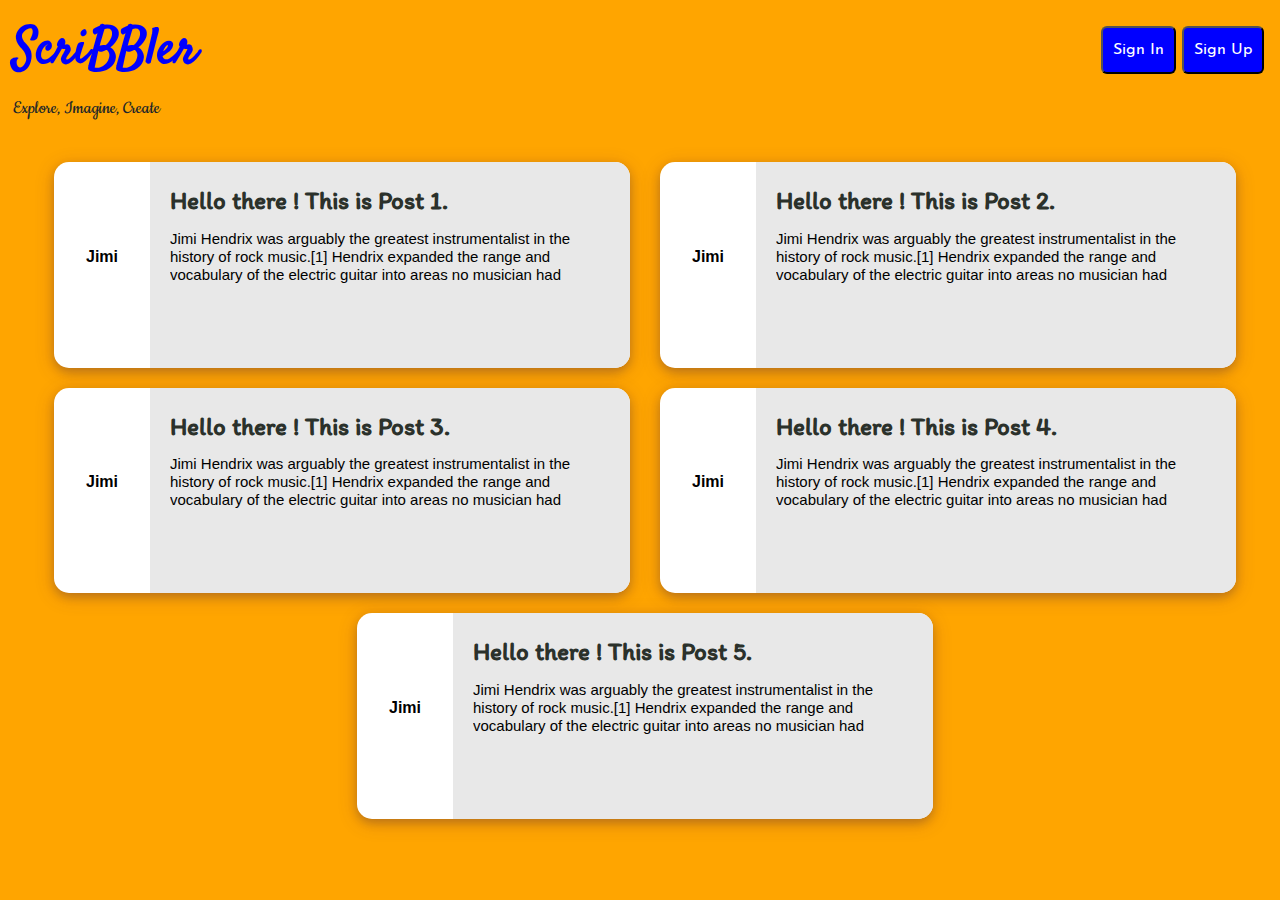
<file: html/bloglist.html>
<!DOCTYPE html>
<html>

<head>
    
    <meta name="viewport" content="width=device-width, initial-scale=1.0">

    
    <link rel="stylesheet" href="https://use.fontawesome.com/releases/v5.7.2/css/all.css" integrity="sha384-fnmOCqbTlWIlj8LyTjo7mOUStjsKC4pOpQbqyi7RrhN7udi9RwhKkMHpvLbHG9Sr" crossorigin="anonymous">
    <link href='..\css\bloglist.css' rel='stylesheet' type='text/css'>    
    <link href='..\css\header.css' rel='stylesheet' type='text/css'>
    <link href='..\css\font.css' rel='stylesheet' type='text/css'>
    <link rel="stylesheet" href="..\font-awesome-4.7.0/css/font-awesome.min.css">
    <link rel="stylesheet" href="https://maxcdn.bootstrapcdn.com/bootstrap/4.0.0/css/bootstrap.min.css" integrity="sha384-Gn5384xqQ1aoWXA+058RXPxPg6fy4IWvTNh0E263XmFcJlSAwiGgFAW/dAiS6JXm" crossorigin="anonymous">
    <style>
    </style>
</head>
<body>
    <div id="main-container-div">
        <div class="header">
         <a href="../index.html" id="logo">ScriBBler</a>
         <button type="button" onclick="" id="signup"
        data-toggle="modal" data-target="#mySignupModal">Sign Up</button>
            <button type="button" onclick="" id="signin"
    data-toggle="modal" data-target="#mySigninModal">Sign In</button>
            <i class="fas fa-bars" id="bar"></i>
            <p id="logo2">Explore, Imagine, Create</p>
             <!-- Insert code for Sign Up, Sign In button here. 
             Add code for "ScriBBler" heading and the sub-heading -->
        </div>
    </div>
 <div>

    	<!-- Insert code for Sign In modal here -->
         <div class="modal" id="mySigninModal">
  <div class="modal-dialog" role="document">
    <div class="modal-content">
      <div class="modal-header">
        <h5 class="modal-title">Welcome Back!</h5>
        <button type="button" class="close" data-dismiss="modal" aria-label="Close">
          <span aria-hidden="true">&times;</span>
        </button>
      </div>
      <div class="modal-body">
          <form>
  <div class="form-group">
    <label for="exampleInputUname1">Enter Username</label>
    <input type="text" class="form-control" id="exampleInputUname1" aria-describedby="emailHelp" placeholder="Enter Username" required>
  </div>
  <div class="form-group">
    <label for="exampleInputPassword1">Password</label>
    <input type="password" class="form-control" id="exampleInputPassword1" placeholder="Enter Password" required>
  </div>
    <div>
    <button type="submit" class="btn btn-success inbtn">Sign In</button></div>
</form>
          <div id="bot">
        <p id="ntmmbr">Not a member? <a href="" data-target="#mySignupModal" data-toggle="modal" data-dismiss="modal">Sign Up</a></p>
      </div>
          </div>
    </div>
  </div>
</div>
    </div>

    <div>

    	<!-- Insert code for Sign Up modal here -->
        <div class="modal" id="mySignupModal">
  <div class="modal-dialog" role="document">
    <div class="modal-content">
      <div class="modal-header">
        <h5 class="modal-title">Get Started</h5>
        <button type="button" class="close" data-dismiss="modal" aria-label="Close">
          <span aria-hidden="true" onclick="showSS()">&times;</span>
        </button>
      </div>
      <div class="modal-body">
       <form>
  <div class="form-group">
    <label for="exampleInputName1">Full Name</label>
    <input type="text" class="form-control" id="exampleInputName1" aria-describedby="emailHelp" placeholder="Enter Full Name" required>
  </div>
  <div class="form-group">
    <label for="exampleUname1">Username</label>
    <input type="text" class="form-control" id="exampleInputUname1" aria-describedby="emailHelp" placeholder="Enter Username" required>
  </div>
  <div class="form-group">
    <label for="exampleInputPassword1">Password</label>
    <input type="password" class="form-control" id="exampleInputPassword1" placeholder="Enter Password" required>
  </div>
  <div class="form-group">
    <label for="exampleInputCPassword1">Confirm Password</label>
    <input type="password" class="form-control" id="exampleInputCPassword1" placeholder="Confirm Password" required>
  </div>
           <div>
        <button type="submit" class="btn btn-success inbtn">Sign Up</button>
      </div>
</form>
      </div>
      
    </div>
  </div>
</div>
    </div>

    <div class="allPostsContainer">
    <div class="post">
        <div class="post-left">
            <p class="post-username">Jimi</p>
        </div>
        <div class="post-content">
             
            <!-- Insert code for Trash icon here -->

            <p class="post-title">Hello there ! This is Post 1. </p><i class="fas fa-trash-alt del" data-toggle="modal" data-target="#deletepost"></i>
            <p class="post-desc">Jimi Hendrix was arguably the greatest instrumentalist in the history of rock music.[1] Hendrix expanded the range and vocabulary of the electric guitar into areas no musician had ever ventured before. His boundless drive, technical ability and creative application of such effects as distortion forever transformed the sound of rock and roll. While creating his unique musical voice and guitar style, Hendrix synthesized diverse genres, including blues, R&B, soul, British rock, American folk music, 1950s rock and roll, psychedelic and jazz.</p>
            <br>
            <i class="fas fa-ellipsis-h del" onclick="pageopen()"></i>
            <!-- Insert code for ... icon here -->

        </div>
    </div>

    <div class="post">
        <div class="post-left">
            <p class="post-username">Jimi</p>
        </div>
        <div class="post-content">
                
                <!-- Insert code for Trash icon here -->

                <p class="post-title">Hello there ! This is Post 2. </p>
                <i class="fas fa-trash-alt del" data-toggle="modal" data-target="#deletepost"></i>
                <p class="post-desc">Jimi Hendrix was arguably the greatest instrumentalist in the history of rock music.[1] Hendrix expanded the range and vocabulary of the electric guitar into areas no musician had ever ventured before. His boundless drive, technical ability and creative application of such effects as distortion forever transformed the sound of rock and roll. While creating his unique musical voice and guitar style, Hendrix synthesized diverse genres, including blues, R&B, soul, British rock, American folk music, 1950s rock and roll, psychedelic and jazz.</p>
                <br>
                <i class="fas fa-ellipsis-h del" onclick="pageopen()"></i>
            <!-- Insert code for ... icon here -->
        </div>
    </div>


    <div class="post">
        <div class="post-left">
            <p class="post-username">Jimi</p>
        </div>
        <div class="post-content">
            <!-- Insert code for Trash icon here -->

                <p class="post-title">Hello there ! This is Post 3. </p>
            <i class="fas fa-trash-alt del" data-toggle="modal" data-target="#deletepost"></i>
                <p class="post-desc">Jimi Hendrix was arguably the greatest instrumentalist in the history of rock music.[1] Hendrix expanded the range and vocabulary of the electric guitar into areas no musician had ever ventured before. His boundless drive, technical ability and creative application of such effects as distortion forever transformed the sound of rock and roll. While creating his unique musical voice and guitar style, Hendrix synthesized diverse genres, including blues, R&B, soul, British rock, American folk music, 1950s rock and roll, psychedelic and jazz.</p>
                <br>
            <!-- Insert code for ... icon here -->
                <i class="fas fa-ellipsis-h del" onclick="pageopen()"></i>
        </div>
    </div>
    <div class="post">
        <div class="post-left">
            <p class="post-username">Jimi</p>
        </div>
        <div class="post-content">
            <!-- Insert code for Trash icon here -->
                
                <p class="post-title">Hello there ! This is Post 4. </p>
            <i class="fas fa-trash-alt del" data-toggle="modal" data-target="#deletepost"></i>
                <p class="post-desc">Jimi Hendrix was arguably the greatest instrumentalist in the history of rock music.[1] Hendrix expanded the range and vocabulary of the electric guitar into areas no musician had ever ventured before. His boundless drive, technical ability and creative application of such effects as distortion forever transformed the sound of rock and roll. While creating his unique musical voice and guitar style, Hendrix synthesized diverse genres, including blues, R&B, soul, British rock, American folk music, 1950s rock and roll, psychedelic and jazz.</p>
                <br>
            <!-- Insert code for ... icon here -->
                <i class="fas fa-ellipsis-h del" onclick="pageopen()"></i>
        </div>
    </div>
    <div class="post">
            <div class="post-left">
                <p class="post-username">Jimi</p>
            </div>
            <div class="post-content">
                <!-- Insert code for Trash icon here -->

                    <p class="post-title">Hello there ! This is Post 5. </p>
                <i class="fas fa-trash-alt del" data-toggle="modal" data-target="#deletepost"></i>
                    <p class="post-desc">Jimi Hendrix was arguably the greatest instrumentalist in the history of rock music.[1] Hendrix expanded the range and vocabulary of the electric guitar into areas no musician had ever ventured before. His boundless drive, technical ability and creative application of such effects as distortion forever transformed the sound of rock and roll. While creating his unique musical voice and guitar style, Hendrix synthesized diverse genres, including blues, R&B, soul, British rock, American folk music, 1950s rock and roll, psychedelic and jazz.</p>
                    <br>
                <!-- Insert code for ... icon here -->
                    <i class="fas fa-ellipsis-h del" onclick="pageopen()"></i>
            </div>
        </div>

        <div>
             <div class="modal" id="deletepost">
  <div class="modal-dialog" role="document">
    <div class="modal-content">
      <div class="modal-body">
        <p id="deletetxt">Are you sure you want to delete this post?</p>
      </div>
      <div id="yesno">
        <button type="button" class="btn btn-danger yess">Yes</button>
        <button type="button" class="btn btn-success noo" data-dismiss="modal">No</button>
      </div>
    </div>
  </div>
</div>
            <!-- Insert code for delete modal here -->
            
        </div>
        
</div>
    <script src="..\js\bloglist.js">  </script>
    <script src="..\js\header.js"> </script>
    <script src="https://code.jquery.com/jquery-3.2.1.slim.min.js" integrity="sha384-KJ3o2DKtIkvYIK3UENzmM7KCkRr/rE9/Qpg6aAZGJwFDMVNA/GpGFF93hXpG5KkN" crossorigin="anonymous"></script>
    <script src="https://cdnjs.cloudflare.com/ajax/libs/popper.js/1.12.9/umd/popper.min.js" integrity="sha384-ApNbgh9B+Y1QKtv3Rn7W3mgPxhU9K/ScQsAP7hUibX39j7fakFPskvXusvfa0b4Q" crossorigin="anonymous"></script>
    <script src="https://maxcdn.bootstrapcdn.com/bootstrap/4.0.0/js/bootstrap.min.js" integrity="sha384-JZR6Spejh4U02d8jOt6vLEHfe/JQGiRRSQQxSfFWpi1MquVdAyjUar5+76PVCmYl" crossorigin="anonymous"></script>
</body>

</html>
</file>
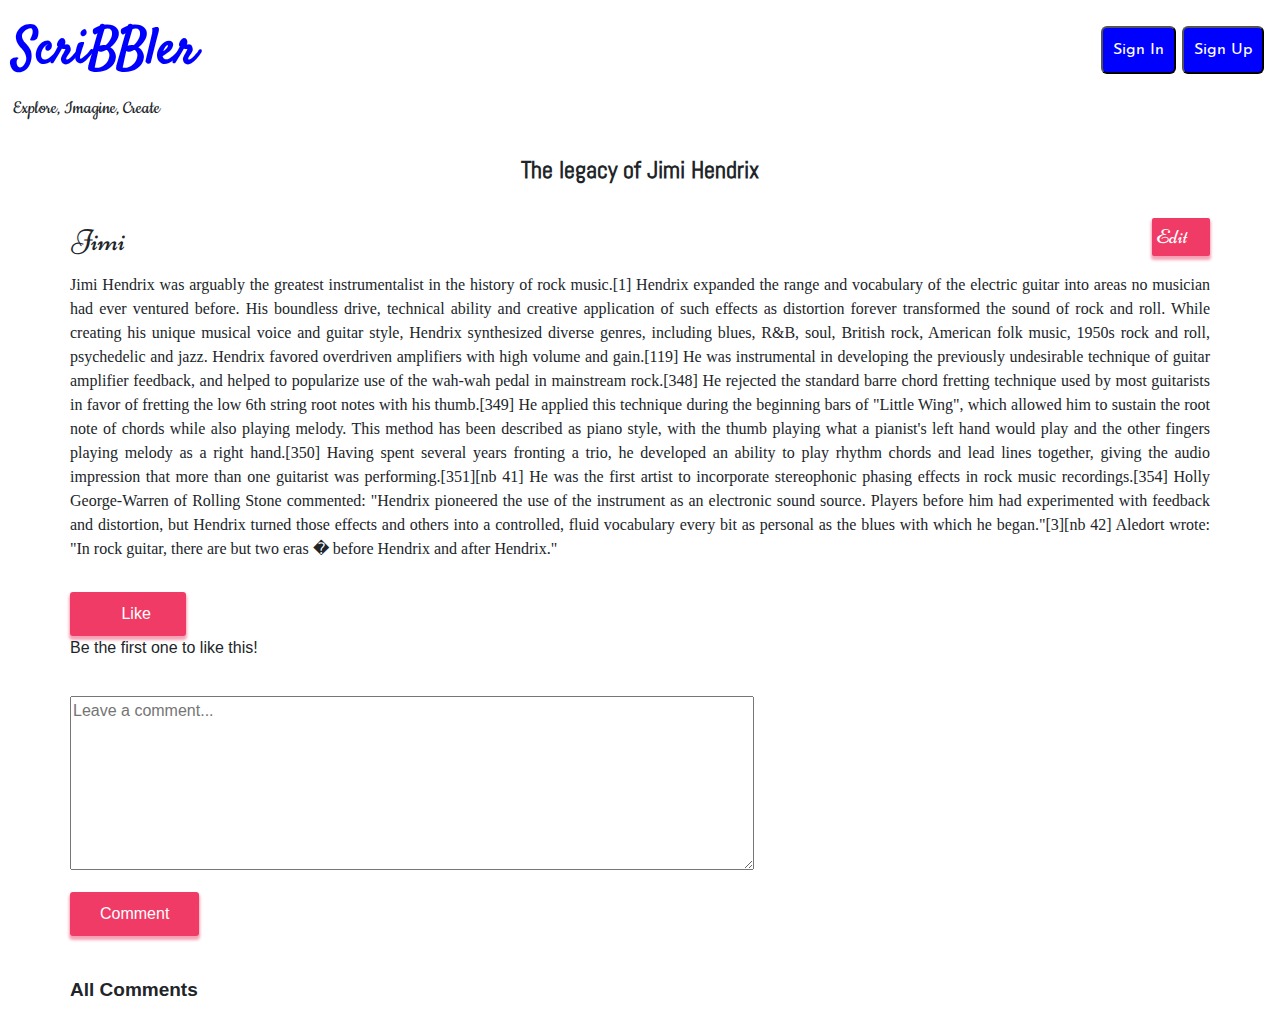
<file: html/post.html>
<!DOCTYPE html>
<head>
        
        <meta name="viewport" content="width=device-width, initial-scale=1.0">

        <link rel="stylesheet" href="https://use.fontawesome.com/releases/v5.7.2/css/all.css" integrity="sha384-fnmOCqbTlWIlj8LyTjo7mOUStjsKC4pOpQbqyi7RrhN7udi9RwhKkMHpvLbHG9Sr" crossorigin="anonymous">
        <link href='..\css\post.css' rel='stylesheet' type='text/css'>
        <link href='..\css\header.css' rel='stylesheet' type='text/css'>
        <link rel="stylesheet" href="..\font-awesome-4.7.0/css/font-awesome.min.css">
        <link href='..\css\font.css' rel='stylesheet' type='text/css'>
        <link rel="stylesheet" href="https://maxcdn.bootstrapcdn.com/bootstrap/4.0.0/css/bootstrap.min.css" integrity="sha384-Gn5384xqQ1aoWXA+058RXPxPg6fy4IWvTNh0E263XmFcJlSAwiGgFAW/dAiS6JXm" crossorigin="anonymous">
    <style>        
    </style>     
</head>
<body>
        <div class="header">
            <a href="../index.html" id="logo">ScriBBler</a>
            <button type="button" onclick="" id="signup"
            data-toggle="modal" data-target="#mySignupModal">Sign Up</button>
            <button type="button" onclick="" id="signin"
            data-toggle="modal" data-target="#mySigninModal">Sign In</button>
            <i class="fas fa-bars" id="bar"></i>
            <p id="logo2">Explore, Imagine, Create</p>
             <!-- Insert code for Sign Up, Sign In button here. 
               Add code for "ScriBBler" heading and the sub-heading -->
        </div>

    <div class="blogContent">
        <div id="blogTitle" class="blogTite">
        <h id="blogTitleNew">The legacy of Jimi Hendrix</h>
    </div>

<div class="blogAuthor">
    <button type="button" id="editing" onclick="editor()">Edit&nbsp;<i class="fas fa-edit"></i></button>
    <!-- Insert code for Edit/Save button and  -->

    <p id="jimmi">Jimi</p>
</div>

<div class="blogText" id="inaminadica">
    <p id="blogBody">
            Jimi Hendrix was arguably the greatest instrumentalist in the history of rock music.[1] Hendrix expanded the range and vocabulary of the electric guitar into areas no musician had ever ventured before. His boundless drive, technical ability and creative application of such effects as distortion forever transformed the sound of rock and roll. While creating his unique musical voice and guitar style, Hendrix synthesized diverse genres, including blues, R&B, soul, British rock, American folk music, 1950s rock and roll, psychedelic and jazz. Hendrix favored overdriven amplifiers with high volume and gain.[119] He was instrumental in developing the previously undesirable technique of guitar amplifier feedback, and helped to popularize use of the wah-wah pedal in mainstream rock.[348] He rejected the standard barre chord fretting technique used by most guitarists in favor of fretting the low 6th string root notes with his thumb.[349] He applied this technique during the beginning bars of "Little Wing", which allowed him to sustain the root note of chords while also playing melody. This method has been described as piano style, with the thumb playing what a pianist's left hand would play and the other fingers playing melody as a right hand.[350] Having spent several years fronting a trio, he developed an ability to play rhythm chords and lead lines together, giving the audio impression that more than one guitarist was performing.[351][nb 41] He was the first artist to incorporate stereophonic phasing effects in rock music recordings.[354] Holly George-Warren of Rolling Stone commented: "Hendrix pioneered the use of the instrument as an electronic sound source. Players before him had experimented with feedback and distortion, but Hendrix turned those effects and others into a controlled, fluid vocabulary every bit as personal as the blues with which he began."[3][nb 42] Aledort wrote: "In rock guitar, there are but two eras � before Hendrix and after Hendrix."
    </p>
</div>
    <button type="button" id="like" onclick="liker()"><i class="fas fa-thumbs-up"></i>&nbsp;Like</button>
    <p id="liketxt">Be the first one to like this!</p>
    <!-- Insert code for Like button, Comment button, Comment box here-->
        <textarea id="txtarea" rows="7" placeholder="Leave a comment..."></textarea>
        <button type="button" id="comment" onclick="comments(txtarea)">Comment</button>
        <p id="allcomments">All Comments</p>
        <div id="listcomments">
        
        </div>
        
        <div>

    	<!-- Insert code for Sign In modal here -->
         <div class="modal" id="mySigninModal">
  <div class="modal-dialog" role="document">
    <div class="modal-content">
      <div class="modal-header">
        <h5 class="modal-title">Welcome Back!</h5>
        <button type="button" class="close" data-dismiss="modal" aria-label="Close">
          <span aria-hidden="true">&times;</span>
        </button>
      </div>
      <div class="modal-body">
          <form>
  <div class="form-group">
    <label for="exampleInputUname1">Enter Username</label>
    <input type="text" class="form-control" id="exampleInputUname1" aria-describedby="emailHelp" placeholder="Enter Username" required>
  </div>
  <div class="form-group">
    <label for="exampleInputPassword1">Password</label>
    <input type="password" class="form-control" id="exampleInputPassword1" placeholder="Enter Password" required>
  </div>
    <div>
    <button type="submit" class="btn btn-success inbtn">Sign In</button></div>
</form>
          <div id="bot">
        <p id="ntmmbr">Not a member? <a href="" data-target="#mySignupModal" data-toggle="modal" data-dismiss="modal">Sign Up</a></p>
      </div>
          </div>
    </div>
  </div>
</div>
    </div>

    <div>

    	<!-- Insert code for Sign Up modal here -->
        <div class="modal" id="mySignupModal">
  <div class="modal-dialog" role="document">
    <div class="modal-content">
      <div class="modal-header">
        <h5 class="modal-title">Get Started</h5>
        <button type="button" class="close" data-dismiss="modal" aria-label="Close">
          <span aria-hidden="true" onclick="showSS()">&times;</span>
        </button>
      </div>
      <div class="modal-body">
       <form>
  <div class="form-group">
    <label for="exampleInputName1">Full Name</label>
    <input type="text" class="form-control" id="exampleInputName1" aria-describedby="emailHelp" placeholder="Enter Full Name" required>
  </div>
  <div class="form-group">
    <label for="exampleUname1">Username</label>
    <input type="text" class="form-control" id="exampleInputUname1" aria-describedby="emailHelp" placeholder="Enter Username" required>
  </div>
  <div class="form-group">
    <label for="exampleInputPassword1">Password</label>
    <input type="password" class="form-control" id="exampleInputPassword1" placeholder="Enter Password" required>
  </div>
  <div class="form-group">
    <label for="exampleInputCPassword1">Confirm Password</label>
    <input type="password" class="form-control" id="exampleInputCPassword1" placeholder="Confirm Password" required>
  </div>
           <div>
        <button type="submit" class="btn btn-success inbtn">Sign Up</button>
      </div>
</form>
      </div>
      
    </div>
  </div>
</div>
    </div>
     </div>
    <script src="..\js\post.js" defer></script>
    <script src="..\js\header.js">             
    </script>
    
    <script src="https://code.jquery.com/jquery-3.2.1.slim.min.js" integrity="sha384-KJ3o2DKtIkvYIK3UENzmM7KCkRr/rE9/Qpg6aAZGJwFDMVNA/GpGFF93hXpG5KkN" crossorigin="anonymous"></script>
    <script src="https://cdnjs.cloudflare.com/ajax/libs/popper.js/1.12.9/umd/popper.min.js" integrity="sha384-ApNbgh9B+Y1QKtv3Rn7W3mgPxhU9K/ScQsAP7hUibX39j7fakFPskvXusvfa0b4Q" crossorigin="anonymous"></script>
    <script src="https://maxcdn.bootstrapcdn.com/bootstrap/4.0.0/js/bootstrap.min.js" integrity="sha384-JZR6Spejh4U02d8jOt6vLEHfe/JQGiRRSQQxSfFWpi1MquVdAyjUar5+76PVCmYl" crossorigin="anonymous"></script>
    
</body>
</file>
